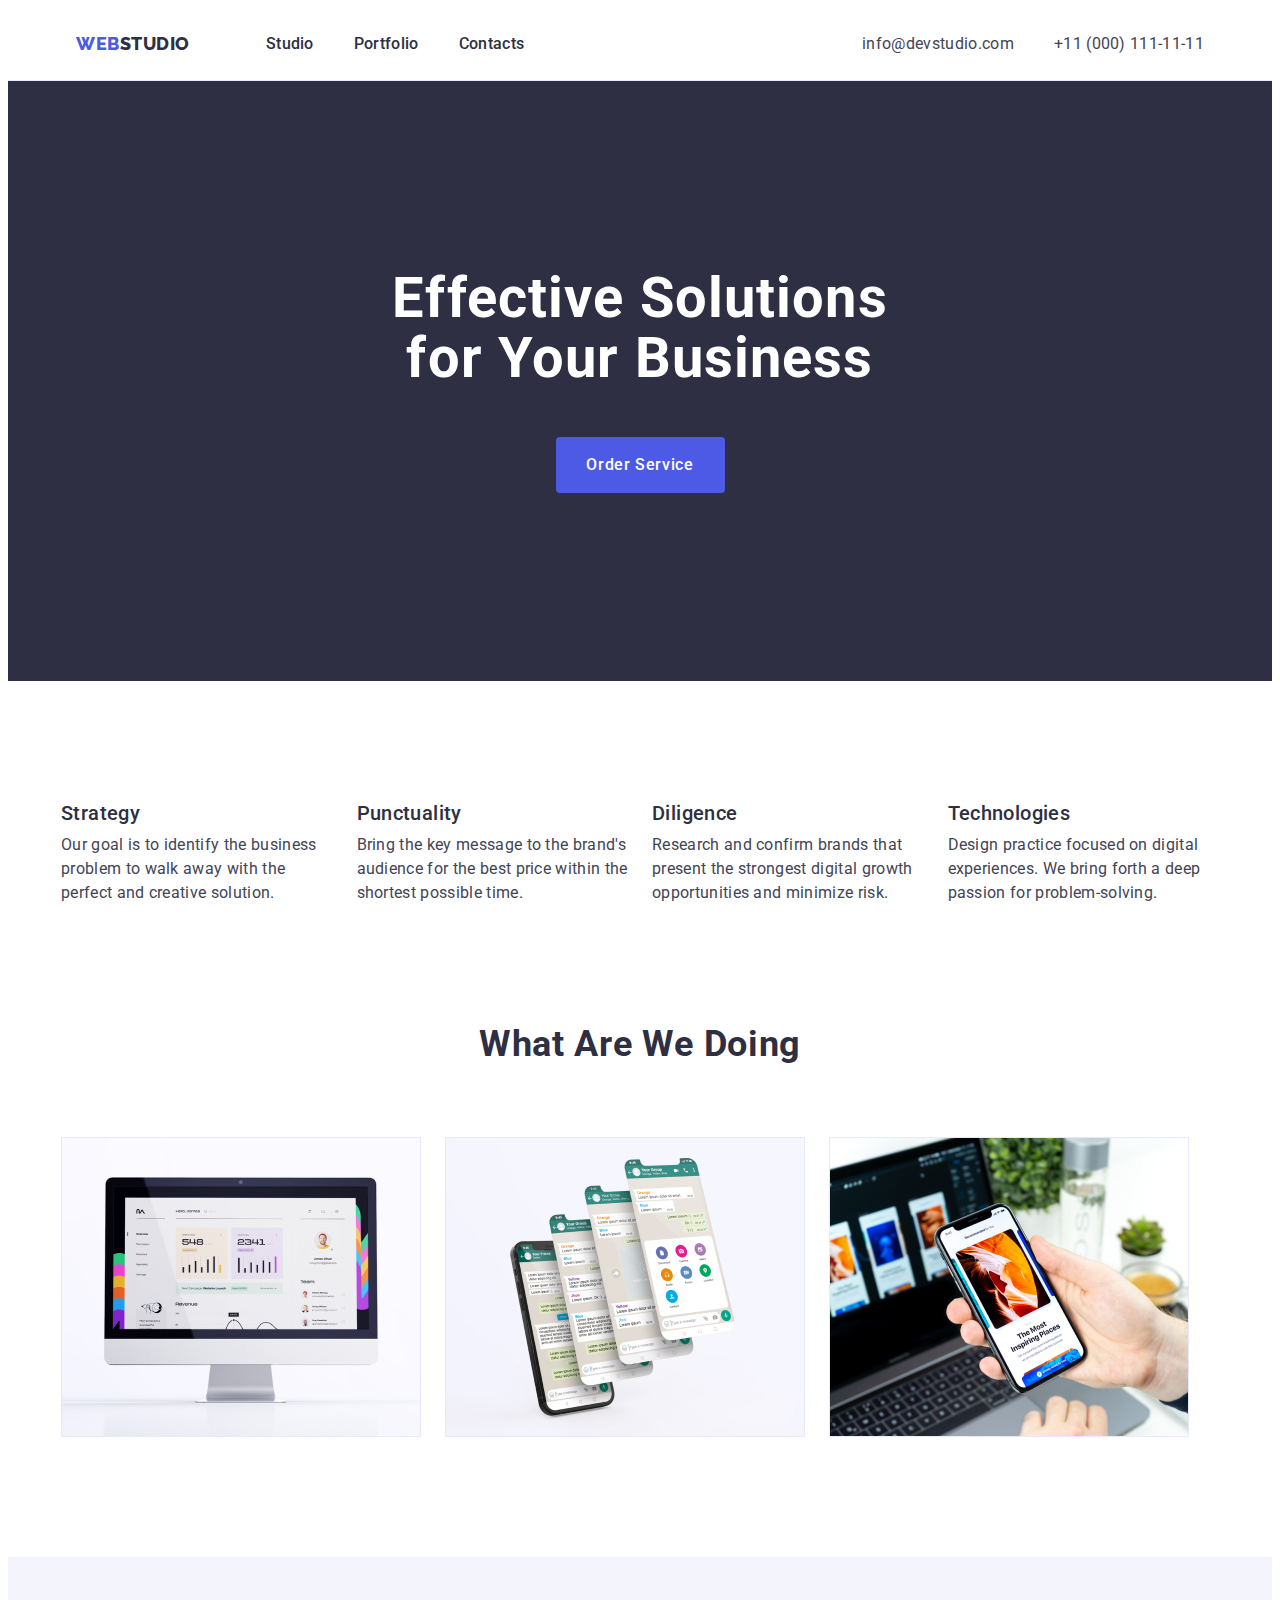
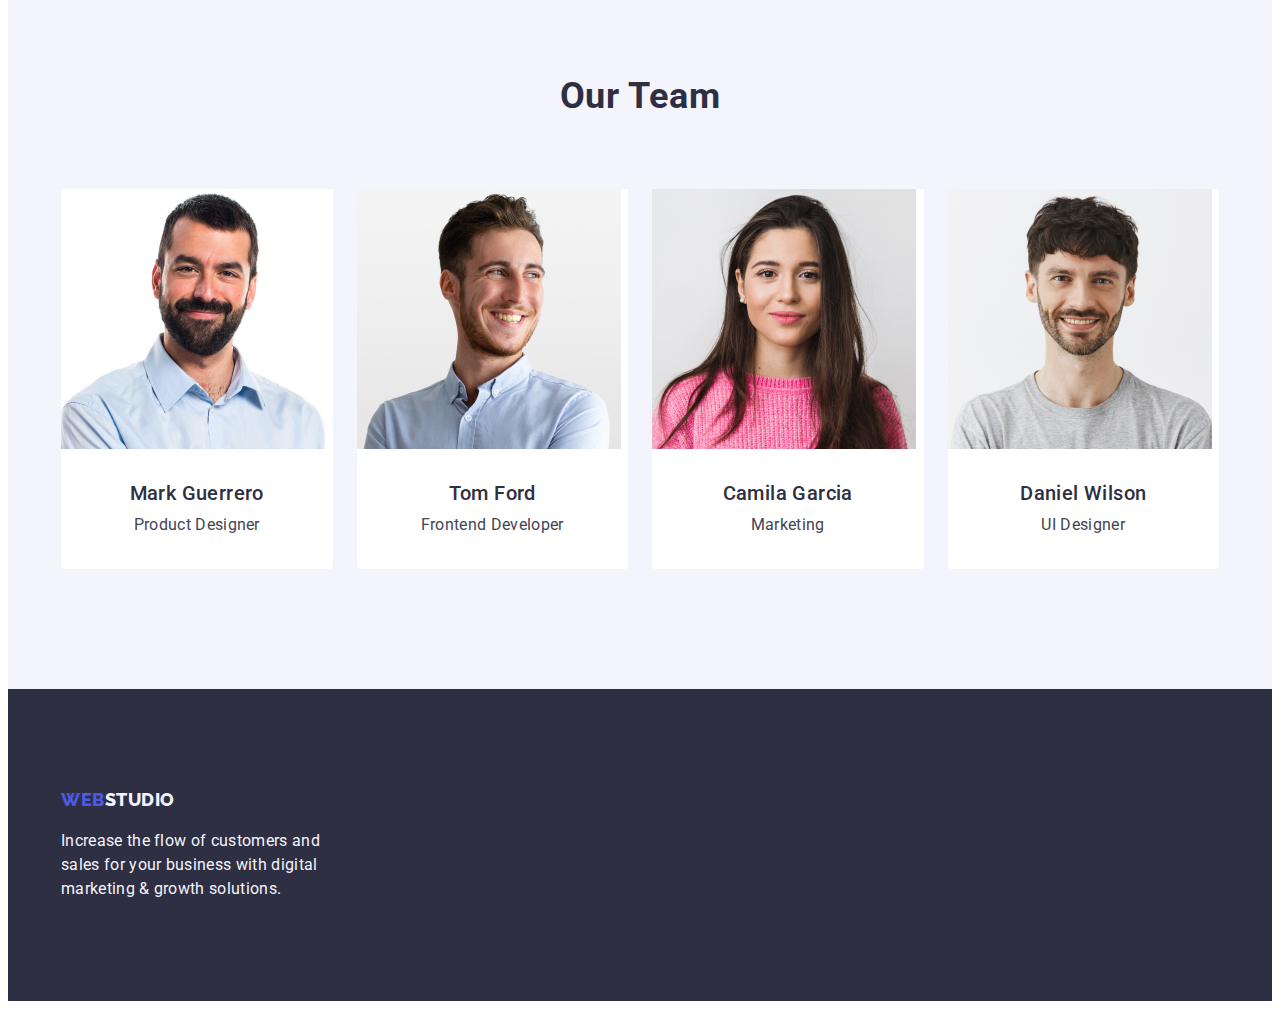
<file: index.html>
<!DOCTYPE html>
<html lang="en">
  <head>
    <meta charset="UTF-8" />
    <meta http-equiv="X-UA-Compatible" content="IE=edge" />
    <meta name="viewport" content="width=device-width, initial-scale=1.0" />
    <title>Document</title>
    <link rel="preconnect" href="https://fonts.googleapis.com" />
    <link rel="preconnect" href="https://fonts.gstatic.com" crossorigin />
    <link
      rel="stylesheet"
      href="https://cdnjs.cloudflare.com/ajax/libs/modern-normalize/1.1.0/modern-normalize.min.css"
      integrity="sha512-wpPYUAdjBVSE4KJnH1VR1HeZfpl1ub8YT/NKx4PuQ5NmX2tKuGu6U/JRp5y+Y8XG2tV+wKQpNHVUX03MfMFn9Q=="
      crossorigin="anonymous"
      referrerpolicy="no-referrer"
    />
    <link
      href="https://fonts.googleapis.com/css2?family=Raleway:wght@800&family=Roboto:wght@400;500;700;900&display=swap"
      rel="stylesheet"
    />
    <link rel="stylesheet" href="./css/styles.css" />
  </head>

  <body class="page">
    <!-- Шапка сайту -->

    <header class="main-header">
      <div class="container primary-header">
        <nav class="container main-nav">
          <a class="link-logo link" href="./index.html"
            >Web<span class="logo-text">Studio</span></a
          >
          <ul class="site-nav list">
            <li class="nav-content item">
              <a class="header-text link" href="./index.html"> Studio</a>
            </li>
            <li class="nav-content item">
              <a class="header-text link" href="./portfolio.html">Portfolio</a>
            </li>
            <li class="nav-content item">
              <a class="header-text link" href="">Contacts</a>
            </li>
          </ul>
          <address class="address-nav link">
            <ul class="auth-nav list">
              <li>
                <a class="adress-item link" href="mailto:info@devstudio.com"
                  >info@devstudio.com</a
                >
              </li>
              <li>
                <a class="adress-item link" href="tel:+110001111111"
                  >+11 (000) 111-11-11</a
                >
              </li>
            </ul>
          </address>
        </nav>
      </div>
    </header>

    <!--Герой -->
    <main>
      <section class="hero">
        <div class="container">
          <h1 class="hero-title">Effective Solutions for Your Business</h1>
          <button type="button" class="main-button">Order Service</button>
        </div>
      </section>

      <!--Переваги-->
      <section class="main-advantages list">
        <div class="container advantages">
          <h2 hidden class="feature-titles">Our advantages</h2>
          <ul class="secondary-title list">
            <li class="advantages-item item">
              <h3 class="title-text">Strategy</h3>
              <p class="text">
                Our goal is to identify the business problem to walk away with
                the perfect and creative solution.
              </p>
            </li>
            <li class="advantages-item item">
              <h3 class="title-text">Punctuality</h3>
              <p class="text">
                Bring the key message to the brand's audience for the best price
                within the shortest possible time.
              </p>
            </li>
            <li class="advantages-item item">
              <h3 class="title-text">Diligence</h3>
              <p class="text">
                Research and confirm brands that present the strongest digital
                growth opportunities and minimize risk.
              </p>
            </li>
            <li class="advantages-item item">
              <h3 class="title-text">Technologies</h3>
              <p class="text">
                Design practice focused on digital experiences. We bring forth a
                deep passion for problem-solving.
              </p>
            </li>
          </ul>
        </div>
      </section>

      <!--Що робимо-->
      <section class="section-container">
        <div class="container">
          <h2 class="section-title">What are we doing</h2>
          <ul class="page-work list">
            <li class="section-content">
              <img
                class="img-style"
                src="./images/Photo1.jpg"
                alt="Computer"
                width="360"
              />
            </li>
            <li class="section-content">
              <img
                class="img-style"
                src="./images/Photo2.jpg"
                alt="Massage"
                width="360"
              />
            </li>
            <li class="section-content">
              <img
                class="img-style"
                src="./images/Photo3.jpg"
                alt="Phone"
                width="360"
              />
            </li>
          </ul>
        </div>
      </section>

      <!--Our team-->
      <section class="section-team">
        <div class="container team-elements">
          <h2 class="section-title list">Our Team</h2>
          <ul class="workers-group list">
            <li class="workers-title">
              <img
                class="img-style"
                src="./images/Person1.jpg"
                alt="Worker1"
                width="264"
              />
              <div class="container-name">
                <h3 class="title-text">Mark Guerrero</h3>
                <p class="text">Product Designer</p>
              </div>
            </li>
            <li class="workers-title">
              <img
                class="img-style"
                src="./images/Person2.jpg"
                alt="Worker2"
                width="264"
              />

              <div class="container-name">
                <h3 class="title-text">Tom Ford</h3>
                <p class="text">Frontend Developer</p>
              </div>
            </li>
            <li class="workers-title">
              <img
                class="img-style"
                src="./images/Person3.jpg"
                alt="Worker3"
                width="264"
              />
              <div class="container-name">
                <h3 class="title-text">Camila Garcia</h3>
                <p class="text">Marketing</p>
              </div>
            </li>
            <li class="workers-title">
              <img
                class="img-style"
                src="./images/Person4.jpg"
                alt="Worker4"
                width="264"
              />
              <div class="container-name">
                <h3 class="title-text">Daniel Wilson</h3>
                <p class="text">UI Designer</p>
              </div>
            </li>
          </ul>
        </div>
      </section>
    </main>

    <!--Футер-->

    <footer class="footer-portfolio">
      <div class="container footer-item">
        <a class="link-logo link" href="./index.html"
          >Web<span class="logo-text-footer">Studio</span></a
        >
        <p class="footer-text">
          Increase the flow of customers and sales for your business with
          digital marketing & growth solutions.
        </p>
      </div>
    </footer>
  </body>
</html>
</file>
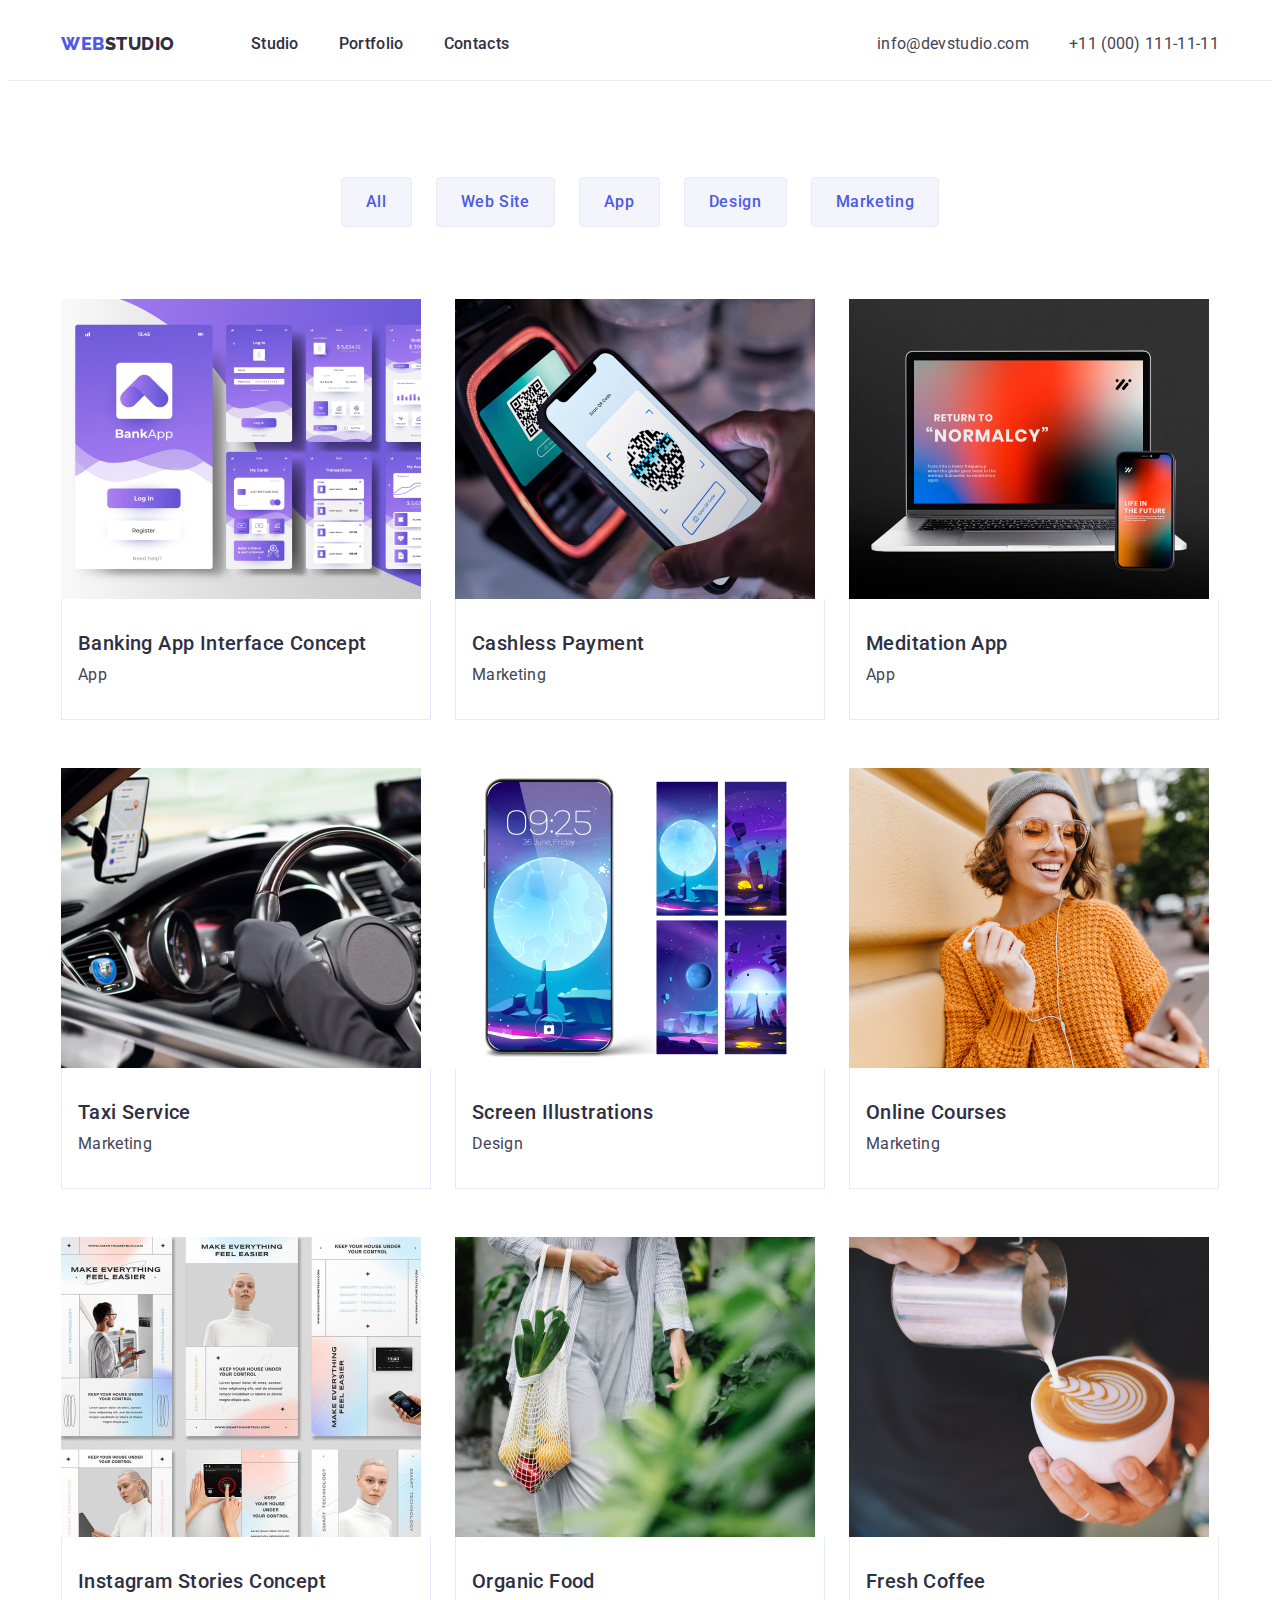
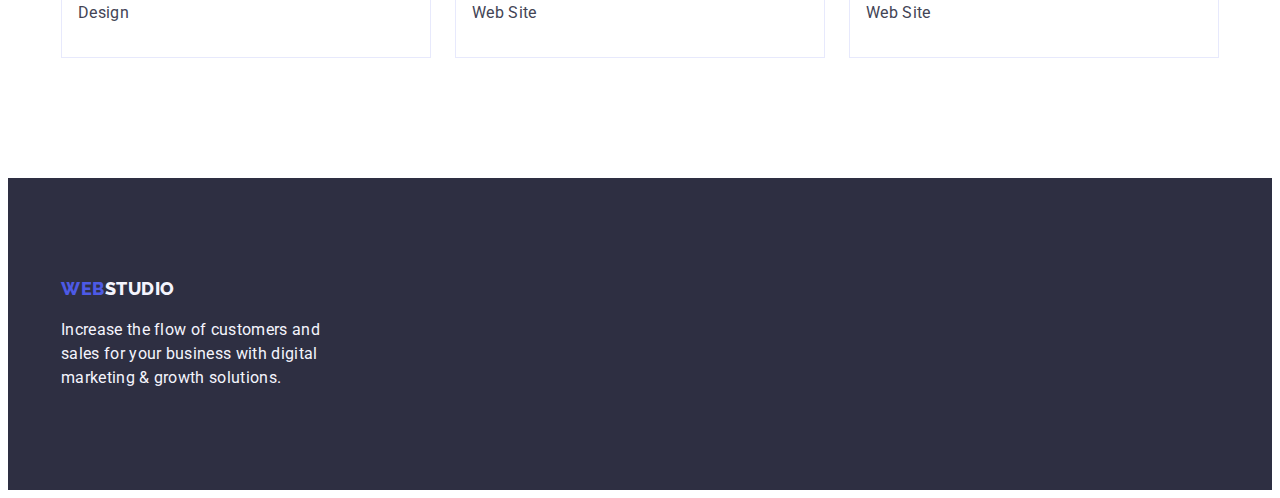
<file: portfolio.html>
<!DOCTYPE html>
<html lang="en">
  <head>
    <meta charset="UTF-8" />
    <meta http-equiv="X-UA-Compatible" content="IE=edge" />
    <meta name="viewport" content="width=device-width, initial-scale=1.0" />
    <title>Document</title>
    <link rel="preconnect" href="https://fonts.googleapis.com" />
    <link rel="preconnect" href="https://fonts.gstatic.com" crossorigin />
    <link
      rel="stylesheet"
      href="https://cdnjs.cloudflare.com/ajax/libs/modern-normalize/1.1.0/modern-normalize.min.css"
      integrity="sha512-wpPYUAdjBVSE4KJnH1VR1HeZfpl1ub8YT/NKx4PuQ5NmX2tKuGu6U/JRp5y+Y8XG2tV+wKQpNHVUX03MfMFn9Q=="
      crossorigin="anonymous"
      referrerpolicy="no-referrer"
    />
    <link
      href="https://fonts.googleapis.com/css2?family=Raleway:wght@800&family=Roboto:wght@400;500;700;900&display=swap"
      rel="stylesheet"
    />
    <link rel="stylesheet" href="./css/styles.css" />
  </head>

  <body class="page">
    <!-- Шапка сайту -->

    <header class="main-header">
      <div class="container primary-header">
        <nav class="main-nav">
          <a class="link-logo link" href="./index.html"
            >Web<span class="logo-text">Studio</span></a
          >
          <ul class="site-nav list">
            <li class="nav-content item">
              <a class="header-text link" href="./index.html"> Studio</a>
            </li>
            <li class="nav-content item">
              <a class="header-text link" href="./portfolio.html">Portfolio</a>
            </li>
            <li class="nav-content item">
              <a class="header-text link" href="">Contacts</a>
            </li>
          </ul>
        </nav>
        <address class="address-nav link">
          <ul class="auth-nav list">
            <li>
              <a class="adress-item link" href="mailto:info@devstudio.com"
                >info@devstudio.com</a
              >
            </li>
            <li>
              <a class="adress-item link" href="tel:+110001111111"
                >+11 (000) 111-11-11</a
              >
            </li>
          </ul>
        </address>
      </div>
    </header>

    <main>
      <section class="portfolio-main">
        <div class="container">
          <h1 class="visually-hidden">Examples</h1>
          <ul class="portfolio-title list">
            <li>
              <button
                class="filter-btn link"
                style="cursor: pointer"
                type="button"
              >
                All
              </button>
            </li>
            <li>
              <button
                class="filter-btn link"
                style="cursor: pointer"
                type="button"
              >
                Web Site
              </button>
            </li>
            <li>
              <button
                class="filter-btn link"
                style="cursor: pointer"
                type="button"
              >
                App
              </button>
            </li>
            <li>
              <button
                class="filter-btn link"
                style="cursor: pointer"
                type="button"
              >
                Design
              </button>
            </li>
            <li>
              <button
                class="filter-btn link"
                style="cursor: pointer"
                type="button"
              >
                Marketing
              </button>
            </li>
          </ul>

          <ul class="portfolio-flex list">
            <li class="flex-element">
              <a class="link" href="">
                <img
                  class="img-style"
                  src="./images/Portfolio/port-photo1.jpg"
                  alt="bankapp"
                  width="360"
                />
                <div class="container-flex">
                  <h2 class="title-text">Banking App Interface Concept</h2>
                  <p class="text">App</p>
                </div>
              </a>
            </li>
            <li class="flex-element">
              <a class="link" href="">
                <img
                  class="img-style"
                  src="./images/Portfolio/port-photo2.jpg"
                  alt="payment"
                  width="360"
                />
                <div class="container-flex">
                  <h2 class="title-text">Cashless Payment</h2>
                  <p class="text">Marketing</p>
                </div>
              </a>
            </li>
            <li class="flex-element">
              <a class="link" href="">
                <img
                  class="img-style"
                  src="./images/Portfolio/port-photo3.jpg"
                  alt="laptop-mobile"
                  width="360"
                />
                <div class="container-flex">
                  <h2 class="title-text">Meditation App</h2>
                  <p class="text">App</p>
                </div>
              </a>
            </li>
            <li class="flex-element">
              <a class="link" href="">
                <img
                  class="img-style"
                  src="./images/Portfolio/port-photo4.jpg"
                  alt="driver"
                  width="360"
                />
                <div class="container-flex">
                  <h2 class="title-text">Taxi Service</h2>
                  <p class="text">Marketing</p>
                </div>
              </a>
            </li>
            <li class="flex-element">
              <a class="link" href="">
                <img
                  class="img-style"
                  src="./images/Portfolio/port-photo5.jpg"
                  alt="Illustrations"
                  width="360"
                />
                <div class="container-flex">
                  <h2 class="title-text">Screen Illustrations</h2>
                  <p class="text">Design</p>
                </div>
              </a>
            </li>
            <li class="flex-element">
              <a class="link" href="">
                <img
                  class="img-style"
                  src="./images/Portfolio/port-photo6.jpg"
                  alt="Girl"
                  width="360"
                />
                <div class="container-flex">
                  <h2 class="title-text">Online Courses</h2>
                  <p class="text">Marketing</p>
                </div>
              </a>
            </li>
            <li class="flex-element">
              <a class="link" href="">
                <img
                  class="img-style"
                  src="./images/Portfolio/port-photo7.jpg"
                  alt="Instagram"
                  width="360"
                />
                <div class="container-flex">
                  <h2 class="title-text">Instagram Stories Concept</h2>
                  <p class="text">Design</p>
                </div>
              </a>
            </li>
            <li class="flex-element">
              <a class="link" href="">
                <img
                  class="img-style"
                  src="./images/Portfolio/port-photo8.jpg"
                  alt="food"
                  width="360"
                />
                <div class="container-flex">
                  <h2 class="title-text">Organic Food</h2>
                  <p class="text">Web Site</p>
                </div>
              </a>
            </li>
            <li class="flex-element">
              <a class="link" href="">
                <img
                  class="img-style"
                  src="./images/Portfolio/port-photo9.jpg"
                  alt="late"
                  width="360"
                />
                <div class="container-flex">
                  <h2 class="title-text">Fresh Coffee</h2>
                  <p class="text">Web Site</p>
                </div>
              </a>
            </li>
          </ul>
        </div>
      </section>
    </main>
    <!--Футер-->
    <footer class="footer-portfolio">
      <div class="container footer-item">
        <a class="link-logo link" href="./index.html"
          >Web<span class="logo-text-footer">Studio</span></a
        >
        <p class="footer-text">
          Increase the flow of customers and sales for your business with
          digital marketing & growth solutions.
        </p>
      </div>
    </footer>
  </body>
</html>
</file>
<file: css/styles.css>
:root {
  --primary-text-color: #2e2f42;
  --title-text-color: #434455;
  --white-footer-color: #f4f4fd;
  --blue-color: #4d5ae5;
  --background-color: #e5e5e5;
  --background-button: #404bbf;
  --second-white-color: #ffffff;
}
/*колір основного текста - #2E2F42 */
/* колір тексту #434455 */
/* білий #F4F4FD */
/* синій #4D5AE5 */
/* backgraund #E5E5E5 */
/* синій #404BBF */
/* білий #FFFFFF */

body {
  color: var(--title-text-color);
  font-family: "Roboto", sans-serif;
  font-size: 16px;
  line-height: 1.5;
  letter-spacing: 0.02em;

  background-color: var(--second-white-color);
}

h1,
h2,
h3,
h4,
h5,
h6,
p {
  margin: 0;
}

button {
  cursor: pointer;
  border: none;
  border-radius: 4px;
}
ul,
ol {
  list-style: none;
  margin: 0;
  padding-left: 0;
}

a {
  text-decoration: none;
}

.container {
  width: 1158px;
  margin-left: auto;
  margin-right: auto;
  padding-left: 15px;
  padding-right: 15px;
}
.visually-hidden {
  position: absolute;
  width: 1px;
  height: 1px;
  margin: -1px;
  border: 0;
  padding: 0;

  white-space: nowrap;
  clip-path: inset(100%);
  clip: rect(0 0 0 0);
  overflow: hidden;
}

.main-nav {
  display: flex;
  align-items: center;
}
.link-logo {
  display: inline-block;
  color: var(--blue-color);
  font-family: "Raleway", sans-serif;
  font-weight: 800;
  font-size: 18px;
  line-height: 1.17;
  letter-spacing: 0.03em;
  text-transform: uppercase;
}
.logo-text {
  color: var(--primary-text-color);
  font-family: "Raleway", sans-serif;
  font-style: 800;
  font-size: 18px;
  line-height: 1.17;
}

.link {
  text-decoration: none;
  font-style: normal;
  list-style: none;
}

.auth-nav {
  display: flex;
  gap: 40px;
}

.adress-item {
  color: var(--title-text-color);
  font-family: "Roboto", sans-serif;
  font-weight: 400;
  font-size: 16px;
  line-height: 1.5;
  letter-spacing: 0.02em;
  font-style: normal;
}

.adress-item:hover,
.adress-item:focus {
  color: var(--background-button);
}

/* Site-nav */

.site-nav {
  display: flex;
  margin-left: 76px;
}
.site-nav .link {
  color: var(--primary-text-color);
  font-family: "Roboto", sans-serif;
  font-style: normal;
  font-size: 16px;
  line-height: 1.5;
  letter-spacing: 0.02em;
  font-weight: 500;
}

.site-nav .item {
  margin-right: 40px;
}
.site-nav .item:last-child {
  margin-right: 0;
}

.header-text:hover,
.header-text:focus {
  color: var(--background-button);
}

.main-header {
  border-bottom: 1px solid #e7e9fc;
}

/* Hero */
.hero-title {
  margin-left: auto;
  margin-right: auto;
  margin-top: 0;
  margin-bottom: 48px;
  max-width: 496px;
  color: var(--second-white-color);
  font-family: "Roboto", sans-serif;
  font-style: 700;
  font-size: 56px;
  line-height: 1.07;
  letter-spacing: 0.02em;
  text-align: center;
  background-color: var(--primary-text-color);
}
.main-button {
  display: block;
  margin-left: auto;
  margin-right: auto;
  min-width: 169px;
  height: 56px;
  border: none;
  border-radius: 4px;
  color: var(--second-white-color);
  font-family: "Roboto", sans-serif;
  font-weight: 500;
  font-size: 16px;
  line-height: 1.5;
  letter-spacing: 0.04em;
  background-color: var(--blue-color);
  cursor: pointer;
}
.hero {
  padding: 188px 0;
  background-color: var(--primary-text-color);
}
.main-button:hover,
.main-button:focus {
  background-color: var(--background-button);
}

/* Section */
.section-title {
  margin-bottom: 72px;
  justify-content: center;
  text-align: center;
  color: var(--primary-text-color);
  font-family: "Roboto", sans-serif;
  font-weight: 700;
  text-align: center;
  letter-spacing: 0.02em;
  font-size: 36px;
  line-height: 1.11;
  text-transform: capitalize;
}
.section-team {
  padding: 120px 0;
  background-color: var(--white-footer-color);
}

.workers-title {
  width: calc((100% - 72px) / 4);
  border-radius: 0px 0px 4px 4px;
  background-color: var(--second-white-color);
}

.text {
  color: var(--title-text-color);
  font-family: "Roboto", sans-serif;
  font-size: 16px;
  line-height: 1.5;
  letter-spacing: 0.02em;
  background-color: var(--second-white-color);
}
.title-text {
  margin-bottom: 8px;
  color: var(--primary-text-color);
  font-family: "Roboto", sans-serif;
  font-weight: 500;
  font-size: 20px;
  line-height: 1.2;
  letter-spacing: 0.02em;
}
/*Portfolio*/

.portfolio-main {
  padding-top: 96px;
  padding-bottom: 120px;
}

.list .filter-btn {
  border-radius: 4px;
  padding: 12px 24px;
  border: 1px solid #e7e9fc;
  color: var(--blue-color);
  font-family: "Roboto", sans-serif;
  font-style: normal;
  font-weight: 500;
  font-size: 16px;
  line-height: 1.5;
  letter-spacing: 0.04em;

  background-color: var(--white-footer-color);
}
.list .filter-btn:hover,
.list .filter-btn:focus {
  border: 1px solid transparent;
  color: var(--second-white-color);
  background-color: var(--background-button);
}

.portfolio-button {
  display: flex;
  text-align: center;
}

.flex-container {
  display: flex;
  flex-wrap: wrap;
}

/* Footer */
.footer-text {
  margin-top: 16px;
  max-width: 264px;
  color: var(--white-footer-color);
  font-family: "Roboto", sans-serif;
  font-size: 16px;
  line-height: 1.5;
  background-color: var(--primary-text-color);
}

.logo-text-footer {
  color: var(--white-footer-color);
  font-family: "Raleway", sans-serif;
  font-style: 800;
  font-size: 18px;
  line-height: 1.17;

  background-color: var(--primary-text-color);
}
.footer-portfolio {
  padding: 100px 0;
  background-color: var(--primary-text-color);
}

.img-style {
  display: block;
}
.portfolio-flex {
  padding-left: 0;
  display: flex;
  row-gap: 48px;
  flex-wrap: wrap;
  column-gap: 24px;
  border-top: none;
}

.container-name {
  padding: 32px 16px;
  padding-left: 16px;
  border-top-left-radius: 0;
  border-top-right-radius: 0;
  border-bottom-left-radius: 4px;
  border-bottom-right-radius: 4px;
  text-align: center;
}

.container-flex {
  padding: 32px 16px;
  border: 1px solid #e7e9fc;
  border-top: none;
}

.header {
  border-bottom: 1px solid #e7e9fc;
}

.flex-element {
  width: calc((100% - 48px) / 3);
}

.advantages-item,
.workers-title {
  width: calc((100% - 72px) / 4);
}

.secondary-title {
  display: flex;
  gap: 24px;
}

.portfolio-title {
  display: flex;
  justify-content: center;
  gap: 24px;
  margin-bottom: 72px;
}
.primary-header {
  display: flex;
  align-items: center;
}

.nav.content {
  padding: 24px 0;
}

.page-work,
.workers-group {
  display: flex;
  gap: 24px;
  padding-left: 0;
}

.header-text {
  padding: 24px 0;
  display: block;
}
.main-advantages {
  padding: 120px 0 120px;
}

.section-container {
  padding-bottom: 120px;
}

.address-nav {
  margin-left: auto;
}
</file>
